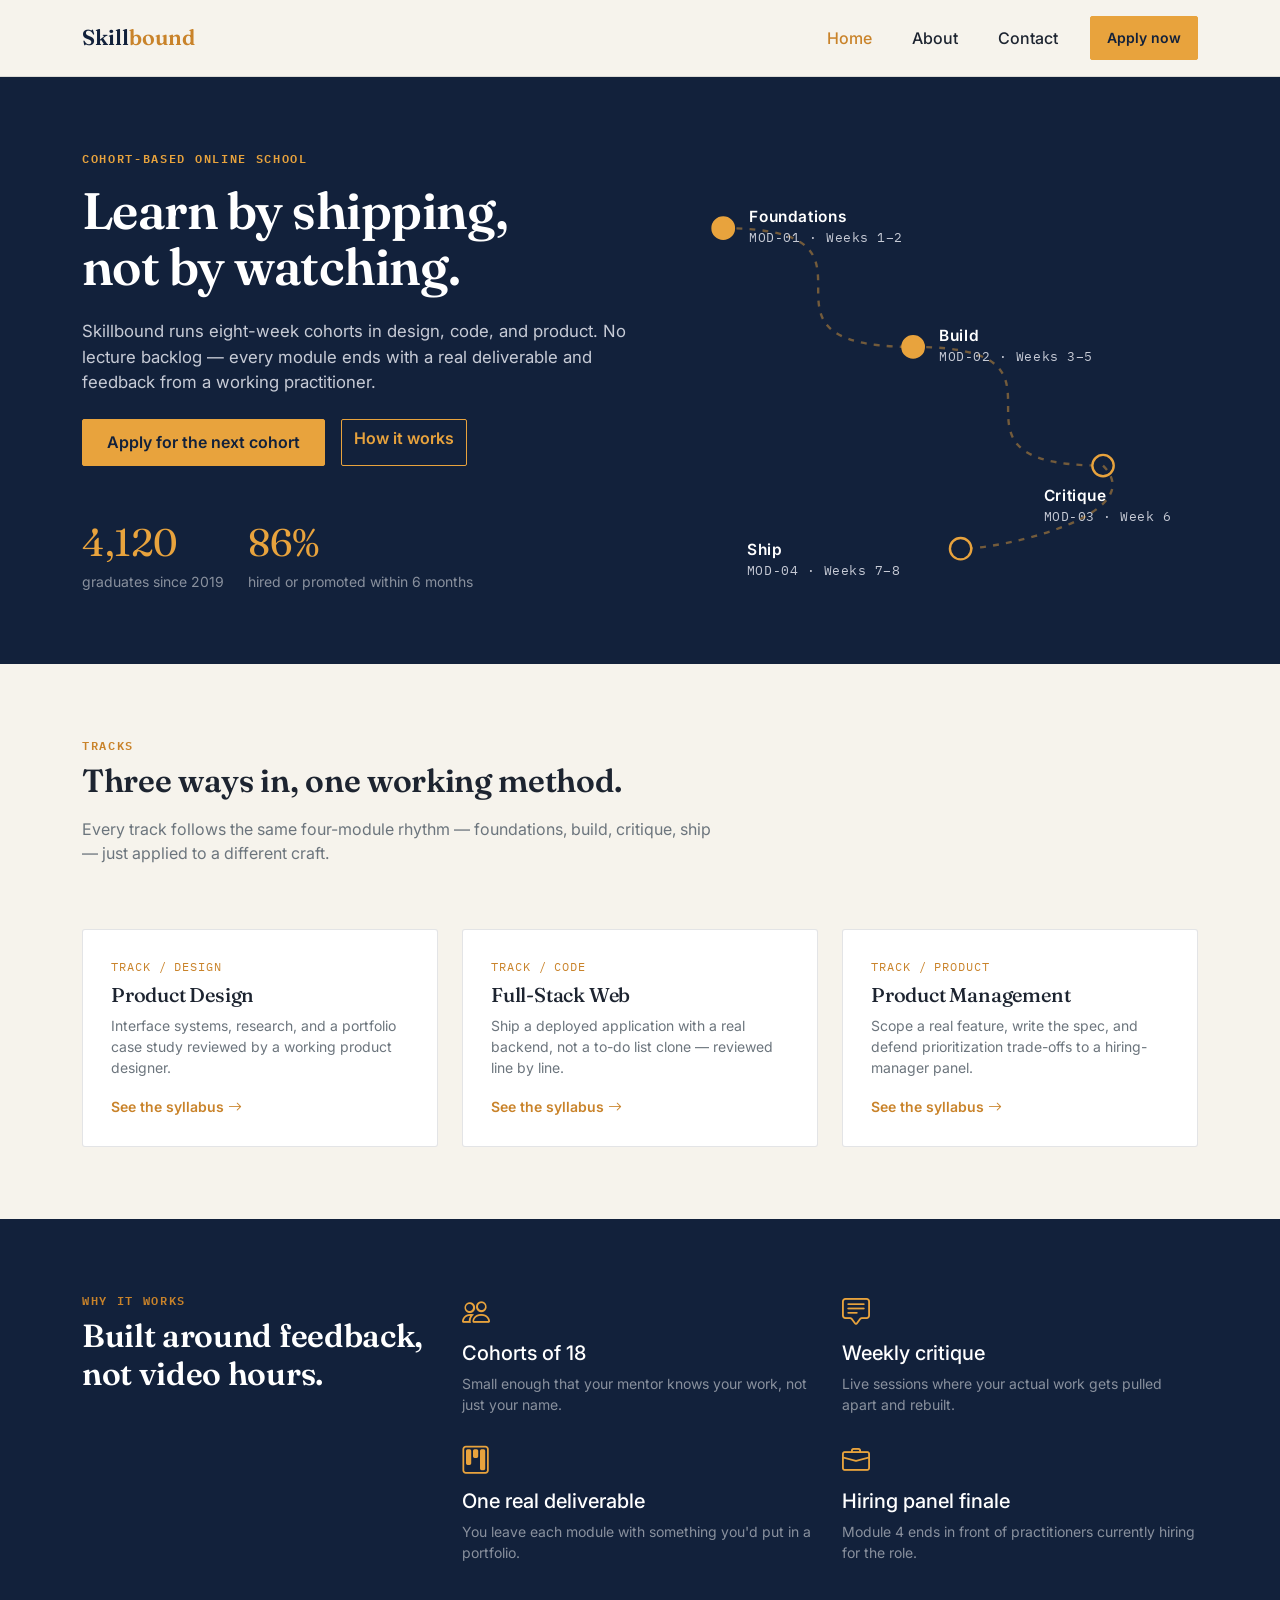
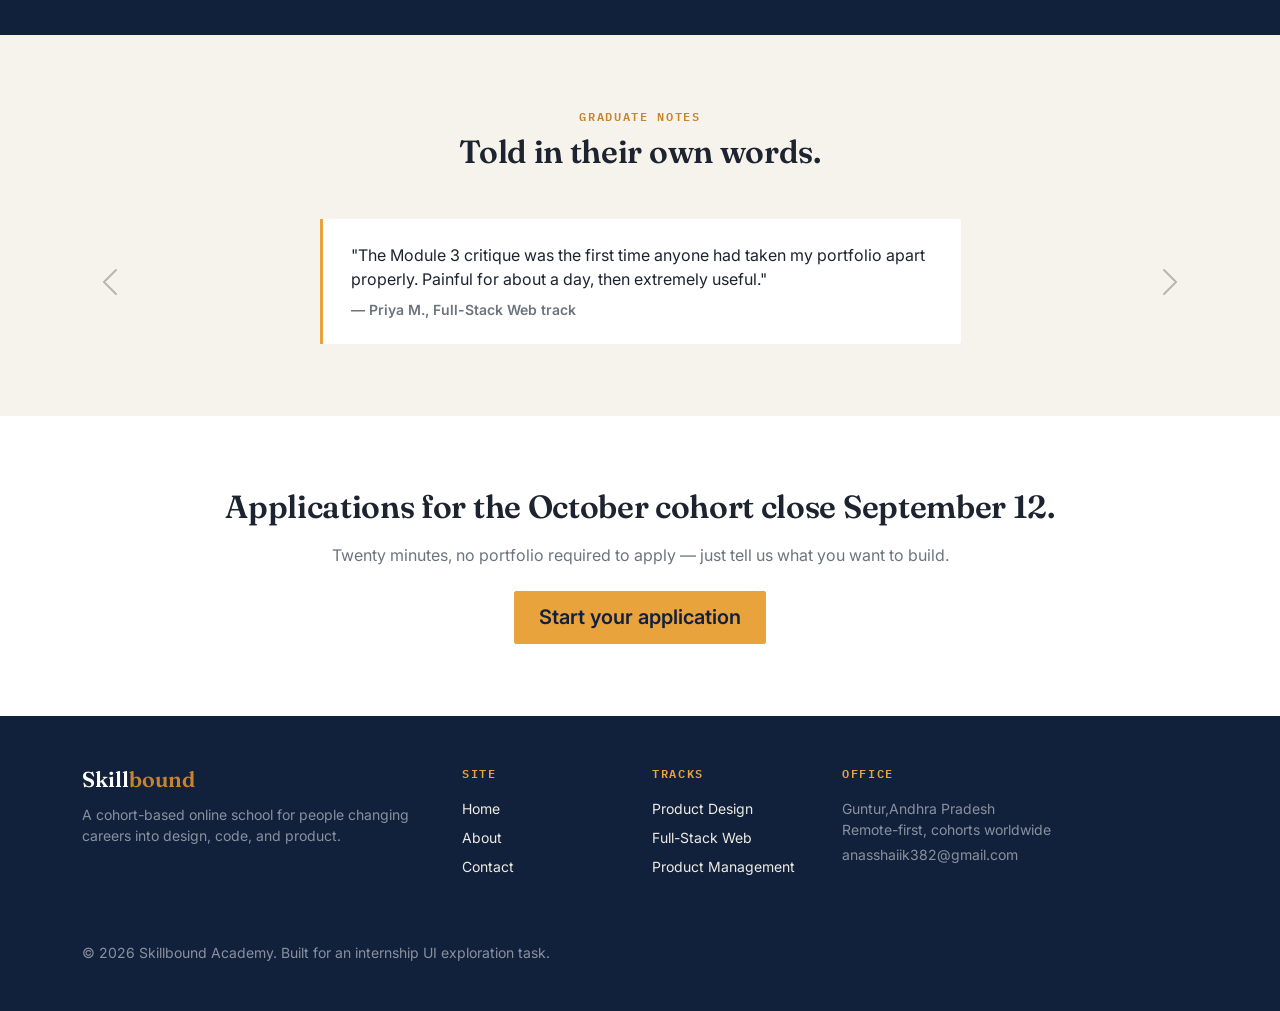
<file: index.html>
<!DOCTYPE html>
<html lang="en">
<head>
<meta charset="UTF-8">
<meta name="viewport" content="width=device-width, initial-scale=1.0">
<title>Skillbound Academy — Learn by shipping, not by watching</title>
<meta name="description" content="Skillbound Academy is a cohort-based online school where career switchers learn design, code, and product by building real work with weekly feedback.">

<!-- Bootstrap 5 CSS (CDN) -->
<link href="https://cdn.jsdelivr.net/npm/bootstrap@5.3.3/dist/css/bootstrap.min.css" rel="stylesheet">
<!-- Bootstrap Icons -->
<link rel="stylesheet" href="https://cdn.jsdelivr.net/npm/bootstrap-icons@1.11.3/font/bootstrap-icons.css">
<!-- Fonts -->
<link rel="preconnect" href="https://fonts.googleapis.com">
<link href="https://fonts.googleapis.com/css2?family=Fraunces:opsz,wght@9..144,500;9..144,600;9..144,700&family=Inter:wght@400;500;600;700&family=IBM+Plex+Mono:wght@500&display=swap" rel="stylesheet">
<!-- Custom -->
<link rel="stylesheet" href="style.css">
</head>
<body>

<!-- ===== Navbar ===== -->
<nav class="navbar navbar-expand-lg navbar-skillbound sticky-top py-3">
  <div class="container">
    <a class="navbar-brand navbar-brand-mark" href="index.html">Skill<span>bound</span></a>
    <button class="navbar-toggler" type="button" data-bs-toggle="collapse" data-bs-target="#nlNav" aria-controls="nlNav" aria-expanded="false" aria-label="Toggle navigation">
      <span class="navbar-toggler-icon"></span>
    </button>
    <div class="collapse navbar-collapse" id="nlNav">
      <ul class="navbar-nav ms-auto align-items-lg-center gap-lg-2">
        <li class="nav-item"><a class="nav-link active" href="index.html">Home</a></li>
        <li class="nav-item"><a class="nav-link" href="about.html">About</a></li>
        <li class="nav-item"><a class="nav-link" href="contact.html">Contact</a></li>
        <li class="nav-item mt-2 mt-lg-0 ms-lg-2">
          <a href="contact.html" class="btn btn-amber btn-sm px-3">Apply now</a>
        </li>
      </ul>
    </div>
  </div>
</nav>

<!-- ===== Hero ===== -->
<header class="hero-section py-5">
  <div class="container py-4">
    <div class="row align-items-center gy-5">
      <div class="col-lg-6">
        <div class="eyebrow mb-3">Cohort-based online school</div>
        <h1 class="hero-headline mb-4">Learn by shipping,<br>not by watching.</h1>
        <p class="hero-sub mb-4">Skillbound runs eight-week cohorts in design, code, and product. No lecture backlog — every module ends with a real deliverable and feedback from a working practitioner.</p>
        <div class="d-flex flex-wrap gap-3">
          <a href="contact.html" class="btn btn-amber">Apply for the next cohort</a>
          <a href="about.html" class="btn btn-outline-light-amber">How it works</a>
        </div>
        <div class="d-flex align-items-center gap-4 mt-5 flex-wrap">
          <div><span class="stat-number">4,120</span><div class="small text-white-50">graduates since 2019</div></div>
          <div><span class="stat-number">86%</span><div class="small text-white-50">hired or promoted within 6 months</div></div>
        </div>
      </div>
      <div class="col-lg-6 hero-path">
        <!-- Signature element: the learning path -->
        <svg viewBox="0 0 460 360" width="100%" role="img" aria-label="Four-step learning path: Foundations, Build, Critique, Ship">
          <path class="path-line" d="M 60 60 C 220 60, 60 160, 220 160 C 380 160, 220 260, 380 260" />
          <circle class="path-node done" cx="60" cy="60" r="9" />
          <text class="path-label title" x="82" y="55">Foundations</text>
          <text class="path-label" x="82" y="72">MOD-01 · Weeks 1–2</text>

          <circle class="path-node done" cx="220" cy="160" r="9" />
          <text class="path-label title" x="242" y="155">Build</text>
          <text class="path-label" x="242" y="172">MOD-02 · Weeks 3–5</text>

          <circle class="path-node" cx="380" cy="260" r="9" />
          <text class="path-label title" x="330" y="290">Critique</text>
          <text class="path-label" x="330" y="307">MOD-03 · Week 6</text>

          <path class="path-line" d="M 380 260 C 420 300, 300 330, 260 330" />
          <circle class="path-node" cx="260" cy="330" r="9" />
          <text class="path-label title" x="80" y="335">Ship</text>
          <text class="path-label" x="80" y="352">MOD-04 · Weeks 7–8</text>
        </svg>
      </div>
    </div>
  </div>
</header>

<!-- ===== Tracks / Modules ===== -->
<section class="section-parchment py-5">
  <div class="container py-4">
    <div class="row mb-5">
      <div class="col-lg-7">
        <div class="eyebrow mb-2">Tracks</div>
        <h2 class="display-serif mb-3">Three ways in, one working method.</h2>
        <p class="text-secondary">Every track follows the same four-module rhythm — foundations, build, critique, ship — just applied to a different craft.</p>
      </div>
    </div>
    <div class="row g-4">
      <div class="col-md-4">
        <div class="module-card">
          <div class="module-tag mb-2">TRACK / DESIGN</div>
          <h4 class="h5 mb-2">Product Design</h4>
          <p class="text-secondary small mb-3">Interface systems, research, and a portfolio case study reviewed by a working product designer.</p>
          <a href="about.html" class="link-amber small fw-semibold">See the syllabus <i class="bi bi-arrow-right"></i></a>
        </div>
      </div>
      <div class="col-md-4">
        <div class="module-card">
          <div class="module-tag mb-2">TRACK / CODE</div>
          <h4 class="h5 mb-2">Full-Stack Web</h4>
          <p class="text-secondary small mb-3">Ship a deployed application with a real backend, not a to-do list clone — reviewed line by line.</p>
          <a href="about.html" class="link-amber small fw-semibold">See the syllabus <i class="bi bi-arrow-right"></i></a>
        </div>
      </div>
      <div class="col-md-4">
        <div class="module-card">
          <div class="module-tag mb-2">TRACK / PRODUCT</div>
          <h4 class="h5 mb-2">Product Management</h4>
          <p class="text-secondary small mb-3">Scope a real feature, write the spec, and defend prioritization trade-offs to a hiring-manager panel.</p>
          <a href="about.html" class="link-amber small fw-semibold">See the syllabus <i class="bi bi-arrow-right"></i></a>
        </div>
      </div>
    </div>
  </div>
</section>

<!-- ===== Why Skillbound ===== -->
<section class="section-navy py-5">
  <div class="container py-4">
    <div class="row gy-4">
      <div class="col-lg-4">
        <div class="eyebrow mb-2">Why it works</div>
        <h2 class="display-serif mb-3" style="color:#fff;">Built around feedback, not video hours.</h2>
      </div>
      <div class="col-lg-8">
        <div class="row g-4">
          <div class="col-sm-6">
            <i class="bi bi-people fs-3" style="color: var(--nl-amber);"></i>
            <h5 class="mt-2" style="color:#fff;">Cohorts of 18</h5>
            <p class="text-white-50 small mb-0">Small enough that your mentor knows your work, not just your name.</p>
          </div>
          <div class="col-sm-6">
            <i class="bi bi-chat-square-text fs-3" style="color: var(--nl-amber);"></i>
            <h5 class="mt-2" style="color:#fff;">Weekly critique</h5>
            <p class="text-white-50 small mb-0">Live sessions where your actual work gets pulled apart and rebuilt.</p>
          </div>
          <div class="col-sm-6">
            <i class="bi bi-kanban fs-3" style="color: var(--nl-amber);"></i>
            <h5 class="mt-2" style="color:#fff;">One real deliverable</h5>
            <p class="text-white-50 small mb-0">You leave each module with something you'd put in a portfolio.</p>
          </div>
          <div class="col-sm-6">
            <i class="bi bi-briefcase fs-3" style="color: var(--nl-amber);"></i>
            <h5 class="mt-2" style="color:#fff;">Hiring panel finale</h5>
            <p class="text-white-50 small mb-0">Module 4 ends in front of practitioners currently hiring for the role.</p>
          </div>
        </div>
      </div>
    </div>
  </div>
</section>

<!-- ===== Testimonials ===== -->
<section class="section-parchment py-5">
  <div class="container py-4">
    <div class="eyebrow mb-2 text-center">Graduate notes</div>
    <h2 class="display-serif text-center mb-5">Told in their own words.</h2>
    <div id="nlCarousel" class="carousel slide" data-bs-ride="carousel">
      <div class="carousel-inner">
        <div class="carousel-item active">
          <div class="row justify-content-center">
            <div class="col-lg-7">
              <div class="quote-card">
                <p class="mb-2">"The Module 3 critique was the first time anyone had taken my portfolio apart properly. Painful for about a day, then extremely useful."</p>
                <div class="small text-secondary fw-semibold">— Priya M., Full-Stack Web track</div>
              </div>
            </div>
          </div>
        </div>
        <div class="carousel-item">
          <div class="row justify-content-center">
            <div class="col-lg-7">
              <div class="quote-card">
                <p class="mb-2">"I'd taken three other design courses before this one. Skillbound was the only one where I actually shipped something a stranger could use."</p>
                <div class="small text-secondary fw-semibold">— Daniel O., Product Design track</div>
              </div>
            </div>
          </div>
        </div>
        <div class="carousel-item">
          <div class="row justify-content-center">
            <div class="col-lg-7">
              <div class="quote-card">
                <p class="mb-2">"The hiring panel in week 8 was more useful than any mock interview I'd done. Two of the panelists later referred me internally."</p>
                <div class="small text-secondary fw-semibold">— Aditi R., Product Management track</div>
              </div>
            </div>
          </div>
        </div>
      </div>
      <button class="carousel-control-prev" type="button" data-bs-target="#nlCarousel" data-bs-slide="prev" style="filter:invert(1) grayscale(1) opacity(0.5); width:5%;">
        <span class="carousel-control-prev-icon"></span>
      </button>
      <button class="carousel-control-next" type="button" data-bs-target="#nlCarousel" data-bs-slide="next" style="filter:invert(1) grayscale(1) opacity(0.5); width:5%;">
        <span class="carousel-control-next-icon"></span>
      </button>
    </div>
  </div>
</section>

<!-- ===== CTA ===== -->
<section class="py-5" style="background-color:#fff;">
  <div class="container py-4 text-center">
    <h2 class="display-serif mb-3">Applications for the October cohort close September 12.</h2>
    <p class="text-secondary mb-4">Twenty minutes, no portfolio required to apply — just tell us what you want to build.</p>
    <a href="contact.html" class="btn btn-amber btn-lg px-4">Start your application</a>
  </div>
</section>

<!-- ===== Footer ===== -->
<footer class="site-footer py-5">
  <div class="container">
    <div class="row gy-4">
      <div class="col-lg-4">
        <div class="navbar-brand-mark mb-2" style="color:#fff;">Skill<span>bound</span></div>
        <p class="small text-white-50">A cohort-based online school for people changing careers into design, code, and product.</p>
      </div>
      <div class="col-6 col-lg-2">
        <div class="eyebrow mb-3">Site</div>
        <ul class="list-unstyled small">
          <li class="mb-2"><a href="index.html">Home</a></li>
          <li class="mb-2"><a href="about.html">About</a></li>
          <li class="mb-2"><a href="contact.html">Contact</a></li>
        </ul>
      </div>
      <div class="col-6 col-lg-2">
        <div class="eyebrow mb-3">Tracks</div>
        <ul class="list-unstyled small">
          <li class="mb-2"><a href="about.html">Product Design</a></li>
          <li class="mb-2"><a href="about.html">Full-Stack Web</a></li>
          <li class="mb-2"><a href="about.html">Product Management</a></li>
        </ul>
      </div>
      <div class="col-lg-4">
        <div class="eyebrow mb-3">Office</div>
        <p class="small text-white-50 mb-1">Guntur,Andhra Pradesh<br>Remote-first, cohorts worldwide</p>
        <p class="small text-white-50">anasshaiik382@gmail.com</p>
      </div>
    </div>
    <hr class="section-divider my-4" style="opacity:0.15;">
    <p class="small text-white-50 mb-0">© 2026 Skillbound Academy. Built for an internship UI exploration task.</p>
  </div>
</footer>

<script src="https://cdn.jsdelivr.net/npm/bootstrap@5.3.3/dist/js/bootstrap.bundle.min.js"></script>
<script src="script.js"></script>
</body>
</html>
</file>
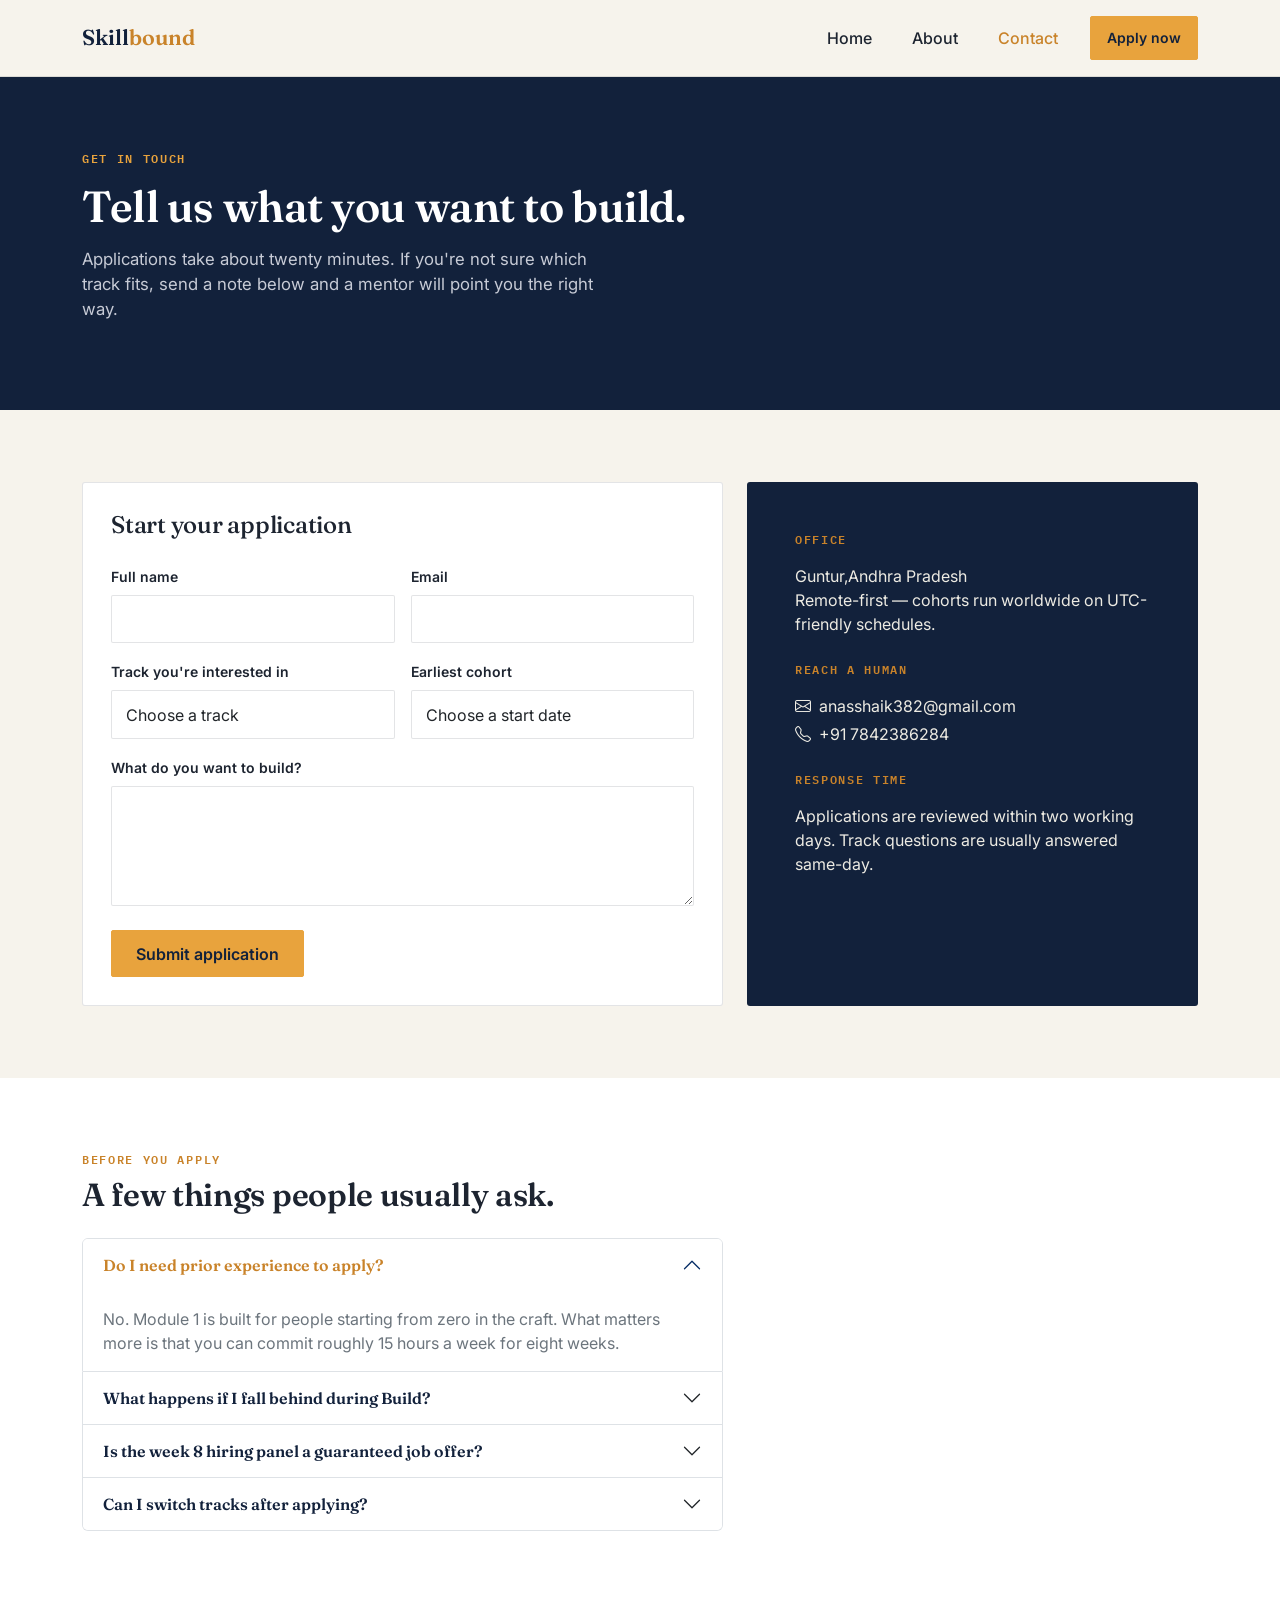
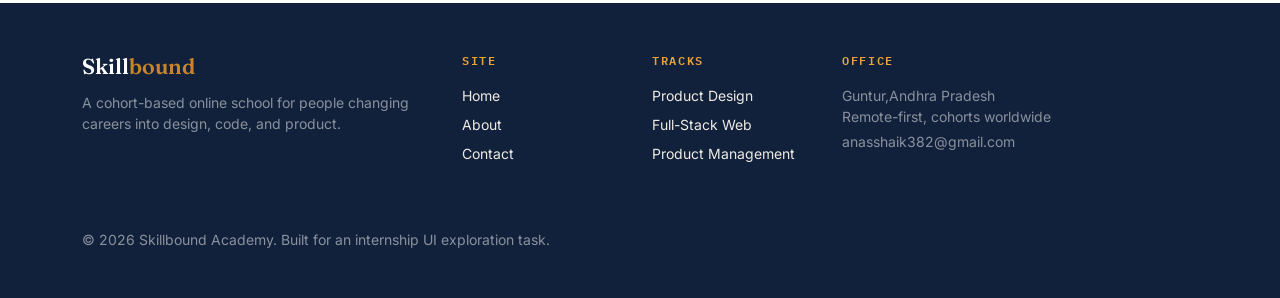
<file: contact.html>
<!DOCTYPE html>
<html lang="en">
<head>
<meta charset="UTF-8">
<meta name="viewport" content="width=device-width, initial-scale=1.0">
<title>Contact — Skillbound Academy</title>
<meta name="description" content="Start your Skillbound Academy application or ask a question about tracks, schedule, and cost.">

<link href="https://cdn.jsdelivr.net/npm/bootstrap@5.3.3/dist/css/bootstrap.min.css" rel="stylesheet">
<link rel="stylesheet" href="https://cdn.jsdelivr.net/npm/bootstrap-icons@1.11.3/font/bootstrap-icons.css">
<link rel="preconnect" href="https://fonts.googleapis.com">
<link href="https://fonts.googleapis.com/css2?family=Fraunces:opsz,wght@9..144,500;9..144,600;9..144,700&family=Inter:wght@400;500;600;700&family=IBM+Plex+Mono:wght@500&display=swap" rel="stylesheet">
<link rel="stylesheet" href="style.css">
</head>
<body>

<!-- ===== Navbar ===== -->
<nav class="navbar navbar-expand-lg navbar-skillbound sticky-top py-3">
  <div class="container">
    <a class="navbar-brand navbar-brand-mark" href="index.html">Skill<span>bound</span></a>
    <button class="navbar-toggler" type="button" data-bs-toggle="collapse" data-bs-target="#nlNav" aria-controls="nlNav" aria-expanded="false" aria-label="Toggle navigation">
      <span class="navbar-toggler-icon"></span>
    </button>
    <div class="collapse navbar-collapse" id="nlNav">
      <ul class="navbar-nav ms-auto align-items-lg-center gap-lg-2">
        <li class="nav-item"><a class="nav-link" href="index.html">Home</a></li>
        <li class="nav-item"><a class="nav-link" href="about.html">About</a></li>
        <li class="nav-item"><a class="nav-link active" href="contact.html">Contact</a></li>
        <li class="nav-item mt-2 mt-lg-0 ms-lg-2">
          <a href="contact.html" class="btn btn-amber btn-sm px-3">Apply now</a>
        </li>
      </ul>
    </div>
  </div>
</nav>

<!-- ===== Page header ===== -->
<header class="hero-section py-5">
  <div class="container py-4">
    <div class="eyebrow mb-3">Get in touch</div>
    <h1 class="hero-headline mb-3" style="font-size:clamp(2rem,3.4vw,2.8rem);">Tell us what you want to build.</h1>
    <p class="hero-sub">Applications take about twenty minutes. If you're not sure which track fits, send a note below and a mentor will point you the right way.</p>
  </div>
</header>

<!-- ===== Form + info ===== -->
<section class="section-parchment py-5">
  <div class="container py-4">
    <div class="row g-4">

      <!-- Form -->
      <div class="col-lg-7">
        <div class="module-card">
          <h3 class="h4 mb-4">Start your application</h3>
          <form id="nlContactForm" novalidate>
            <div class="row g-3">
              <div class="col-md-6">
                <label for="fullName" class="form-label small fw-semibold">Full name</label>
                <input type="text" class="form-control form-control-skillbound" id="fullName" required>
                <div class="invalid-feedback">Please enter your name.</div>
              </div>
              <div class="col-md-6">
                <label for="email" class="form-label small fw-semibold">Email</label>
                <input type="email" class="form-control form-control-skillbound" id="email" required>
                <div class="invalid-feedback">Please enter a valid email.</div>
              </div>
              <div class="col-md-6">
                <label for="track" class="form-label small fw-semibold">Track you're interested in</label>
                <select class="form-select form-control-skillbound" id="track" required>
                  <option value="" selected disabled>Choose a track</option>
                  <option>Product Design</option>
                  <option>Full-Stack Web</option>
                  <option>Product Management</option>
                  <option>Not sure yet</option>
                </select>
                <div class="invalid-feedback">Please choose a track.</div>
              </div>
              <div class="col-md-6">
                <label for="cohort" class="form-label small fw-semibold">Earliest cohort</label>
                <select class="form-select form-control-skillbound" id="cohort" required>
                  <option value="" selected disabled>Choose a start date</option>
                  <option>October 2026</option>
                  <option>January 2027</option>
                  <option>April 2027</option>
                </select>
                <div class="invalid-feedback">Please choose a cohort.</div>
              </div>
              <div class="col-12">
                <label for="message" class="form-label small fw-semibold">What do you want to build?</label>
                <textarea class="form-control form-control-skillbound" id="message" rows="4" required></textarea>
                <div class="invalid-feedback">Tell us a little about what you want to build.</div>
              </div>
            </div>
            <button type="submit" class="btn btn-amber mt-4">Submit application</button>
            <div id="nlFormSuccess" class="alert alert-success mt-3 d-none" role="alert">
              Thanks — your application was received. A mentor will reply within two working days.
            </div>
          </form>
        </div>
      </div>

      <!-- Info panel -->
      <div class="col-lg-5">
        <div class="contact-panel p-4 p-lg-5 h-100">
          <div class="eyebrow mb-3">Office</div>
          <p class="mb-4">Guntur,Andhra Pradesh<br>Remote-first — cohorts run worldwide on UTC-friendly schedules.</p>

          <div class="eyebrow mb-3">Reach a human</div>
          <p class="mb-1"><i class="bi bi-envelope me-2"></i>anasshaik382@gmail.com</p>
          <p class="mb-4"><i class="bi bi-telephone me-2"></i>+91 7842386284</p>

          <div class="eyebrow mb-3">Response time</div>
          <p class="mb-0">Applications are reviewed within two working days. Track questions are usually answered same-day.</p>
        </div>
      </div>
    </div>
  </div>
</section>

<!-- ===== FAQ ===== -->
<section class="py-5" style="background-color:#fff;">
  <div class="container py-4">
    <div class="row">
      <div class="col-lg-7">
        <div class="eyebrow mb-2">Before you apply</div>
        <h2 class="display-serif mb-4">A few things people usually ask.</h2>
        <div class="accordion accordion-skillbound" id="nlFaq">
          <div class="accordion-item">
            <h2 class="accordion-header">
              <button class="accordion-button" type="button" data-bs-toggle="collapse" data-bs-target="#faq1">
                Do I need prior experience to apply?
              </button>
            </h2>
            <div id="faq1" class="accordion-collapse collapse show" data-bs-parent="#nlFaq">
              <div class="accordion-body text-secondary">No. Module 1 is built for people starting from zero in the craft. What matters more is that you can commit roughly 15 hours a week for eight weeks.</div>
            </div>
          </div>
          <div class="accordion-item">
            <h2 class="accordion-header">
              <button class="accordion-button collapsed" type="button" data-bs-toggle="collapse" data-bs-target="#faq2">
                What happens if I fall behind during Build?
              </button>
            </h2>
            <div id="faq2" class="accordion-collapse collapse" data-bs-parent="#nlFaq">
              <div class="accordion-body text-secondary">Your mentor flags it at the weekly check-in and helps you cut scope so you still have something real by the Module 3 critique — the deadline itself doesn't move.</div>
            </div>
          </div>
          <div class="accordion-item">
            <h2 class="accordion-header">
              <button class="accordion-button collapsed" type="button" data-bs-toggle="collapse" data-bs-target="#faq3">
                Is the week 8 hiring panel a guaranteed job offer?
              </button>
            </h2>
            <div id="faq3" class="accordion-collapse collapse" data-bs-parent="#nlFaq">
              <div class="accordion-body text-secondary">No — it's a real critique from people currently hiring for the role, and it's often where referrals start. 86% of graduates are hired or promoted within six months of finishing.</div>
            </div>
          </div>
          <div class="accordion-item">
            <h2 class="accordion-header">
              <button class="accordion-button collapsed" type="button" data-bs-toggle="collapse" data-bs-target="#faq4">
                Can I switch tracks after applying?
              </button>
            </h2>
            <div id="faq4" class="accordion-collapse collapse" data-bs-parent="#nlFaq">
              <div class="accordion-body text-secondary">Yes, up until the cohort starts. After Module 1 begins, tracks are locked for the rest of the cohort.</div>
            </div>
          </div>
        </div>
      </div>
    </div>
  </div>
</section>

<!-- ===== Footer ===== -->
<footer class="site-footer py-5">
  <div class="container">
    <div class="row gy-4">
      <div class="col-lg-4">
        <div class="navbar-brand-mark mb-2" style="color:#fff;">Skill<span>bound</span></div>
        <p class="small text-white-50">A cohort-based online school for people changing careers into design, code, and product.</p>
      </div>
      <div class="col-6 col-lg-2">
        <div class="eyebrow mb-3">Site</div>
        <ul class="list-unstyled small">
          <li class="mb-2"><a href="index.html">Home</a></li>
          <li class="mb-2"><a href="about.html">About</a></li>
          <li class="mb-2"><a href="contact.html">Contact</a></li>
        </ul>
      </div>
      <div class="col-6 col-lg-2">
        <div class="eyebrow mb-3">Tracks</div>
        <ul class="list-unstyled small">
          <li class="mb-2"><a href="about.html">Product Design</a></li>
          <li class="mb-2"><a href="about.html">Full-Stack Web</a></li>
          <li class="mb-2"><a href="about.html">Product Management</a></li>
        </ul>
      </div>
      <div class="col-lg-4">
        <div class="eyebrow mb-3">Office</div>
        <p class="small text-white-50 mb-1">Guntur,Andhra Pradesh<br>Remote-first, cohorts worldwide</p>
        <p class="small text-white-50">anasshaik382@gmail.com</p>
      </div>
    </div>
    <hr class="section-divider my-4" style="opacity:0.15;">
    <p class="small text-white-50 mb-0">© 2026 Skillbound Academy. Built for an internship UI exploration task.</p>
  </div>
</footer>

<script src="https://cdn.jsdelivr.net/npm/bootstrap@5.3.3/dist/js/bootstrap.bundle.min.js"></script>
<script src="script.js"></script>
</body>
</html>
</file>
<file: style.css>
/* =========================================================
   Skillbound Academy — design tokens & overrides on Bootstrap 5
   ========================================================= */

:root {
  --nl-navy: #12213B;
  --nl-navy-soft: #1B2F52;
  --nl-parchment: #F6F3EC;
  --nl-amber: #E8A33D;
  --nl-amber-dark: #C9832A;
  --nl-slate: #55677D;
  --nl-ink: #1D2430;
  --nl-line: rgba(29, 36, 48, 0.12);

  --font-display: "Fraunces", "Georgia", serif;
  --font-body: "Inter", -apple-system, BlinkMacSystemFont, sans-serif;
  --font-mono: "IBM Plex Mono", ui-monospace, monospace;
}

html { scroll-behavior: smooth; }

body {
  font-family: var(--font-body);
  color: var(--nl-ink);
  background-color: var(--nl-parchment);
}

h1, h2, h3, h4, .display-serif {
  font-family: var(--font-display);
  font-weight: 600;
  letter-spacing: -0.01em;
}

.eyebrow {
  font-family: var(--font-mono);
  font-size: 0.75rem;
  letter-spacing: 0.14em;
  text-transform: uppercase;
  color: var(--nl-amber-dark);
  font-weight: 600;
}

a { color: var(--nl-navy); }
a.link-amber { color: var(--nl-amber-dark); text-decoration: none; }
a.link-amber:hover { color: var(--nl-navy); }

/* ---------- Buttons ---------- */
.btn-amber {
  background-color: var(--nl-amber);
  border-color: var(--nl-amber);
  color: var(--nl-navy);
  font-weight: 600;
  padding: 0.65rem 1.5rem;
  border-radius: 2px;
}
.btn-amber:hover {
  background-color: var(--nl-amber-dark);
  border-color: var(--nl-amber-dark);
  color: #fff;
}
.btn-outline-navy {
  border: 1.5px solid var(--nl-navy);
  color: var(--nl-navy);
  font-weight: 600;
  padding: 0.6rem 1.45rem;
  border-radius: 2px;
  background: transparent;
}
.btn-outline-navy:hover {
  background-color: var(--nl-navy);
  color: #fff;
}
.btn-outline-light-amber {
  border: 1.5px solid var(--nl-amber);
  color: var(--nl-amber);
  font-weight: 600;
  border-radius: 2px;
  background: transparent;
}
.btn-outline-light-amber:hover {
  background-color: var(--nl-amber);
  color: var(--nl-navy);
}

/* ---------- Navbar ---------- */
.navbar-skillbound {
  background-color: var(--nl-parchment);
  border-bottom: 1px solid var(--nl-line);
}
.navbar-brand-mark {
  font-family: var(--font-display);
  font-weight: 600;
  font-size: 1.35rem;
  color: var(--nl-navy);
}
.navbar-brand-mark span { color: var(--nl-amber-dark); }
.navbar-skillbound .nav-link {
  font-weight: 500;
  color: var(--nl-ink);
  margin: 0 0.5rem;
}
.navbar-skillbound .nav-link.active,
.navbar-skillbound .nav-link:hover {
  color: var(--nl-amber-dark);
}

/* ---------- Hero / learning path ---------- */
.hero-section {
  background-color: var(--nl-navy);
  color: #EDEBE3;
  position: relative;
  overflow: hidden;
}
.hero-section .eyebrow { color: var(--nl-amber); }
.hero-headline {
  font-size: clamp(2.3rem, 4vw, 3.3rem);
  color: #fff;
  line-height: 1.1;
}
.hero-sub {
  color: #C7CBD6;
  font-size: 1.05rem;
  max-width: 34rem;
}

.path-node {
  fill: var(--nl-navy);
  stroke: var(--nl-amber);
  stroke-width: 2;
}
.path-node.done { fill: var(--nl-amber); stroke: var(--nl-amber); }
.path-line { stroke: rgba(232,163,61,0.45); stroke-width: 2; fill: none; stroke-dasharray: 5 6; }
.path-label {
  font-family: var(--font-mono);
  font-size: 11px;
  fill: #C7CBD6;
  letter-spacing: 0.04em;
}
.path-label.title { fill: #fff; font-family: var(--font-body); font-size: 13px; font-weight: 600; }

/* ---------- Sections ---------- */
.section-parchment { background-color: var(--nl-parchment); }
.section-navy { background-color: var(--nl-navy); color: #EDEBE3; }
.section-divider {
  height: 1px;
  background: var(--nl-line);
  border: none;
}

.module-card {
  background: #fff;
  border: 1px solid var(--nl-line);
  border-radius: 3px;
  padding: 1.75rem;
  height: 100%;
  transition: transform 0.15s ease, box-shadow 0.15s ease;
}
.module-card:hover {
  transform: translateY(-3px);
  box-shadow: 0 10px 24px rgba(18,33,59,0.08);
}
.module-tag {
  font-family: var(--font-mono);
  font-size: 0.72rem;
  color: var(--nl-amber-dark);
  letter-spacing: 0.08em;
}

.stat-number {
  font-family: var(--font-display);
  font-size: 2.4rem;
  color: var(--nl-amber);
}

.quote-card {
  background: #fff;
  border-left: 3px solid var(--nl-amber);
  padding: 1.5rem 1.75rem;
  border-radius: 0 3px 3px 0;
}

footer.site-footer {
  background-color: var(--nl-navy);
  color: #B9BFCB;
}
footer.site-footer a { color: #EDEBE3; text-decoration: none; }
footer.site-footer a:hover { color: var(--nl-amber); }
footer.site-footer .eyebrow { color: var(--nl-amber); }

/* ---------- About page timeline ---------- */
.timeline-rail {
  position: relative;
  padding-left: 2rem;
  border-left: 2px dashed var(--nl-line);
}
.timeline-item { position: relative; padding-bottom: 2.25rem; }
.timeline-item::before {
  content: "";
  position: absolute;
  left: -2.42rem;
  top: 0.2rem;
  width: 12px;
  height: 12px;
  border-radius: 50%;
  background: var(--nl-amber);
  border: 2px solid var(--nl-navy);
}

.avatar-ring {
  width: 78px;
  height: 78px;
  border-radius: 50%;
  border: 2px solid var(--nl-amber);
  padding: 3px;
}
.avatar-ring img { border-radius: 50%; width: 100%; height: 100%; object-fit: cover; }

/* ---------- Contact page ---------- */
.contact-panel {
  background: var(--nl-navy);
  color: #EDEBE3;
  border-radius: 3px;
}
.form-control-skillbound {
  background: #fff;
  border: 1px solid var(--nl-line);
  border-radius: 2px;
  padding: 0.7rem 0.9rem;
}
.form-control-skillbound:focus {
  border-color: var(--nl-amber);
  box-shadow: 0 0 0 0.2rem rgba(232,163,61,0.25);
}

.accordion-skillbound .accordion-button {
  font-weight: 600;
  color: var(--nl-navy);
  background: #fff;
}
.accordion-skillbound .accordion-button:not(.collapsed) {
  color: var(--nl-amber-dark);
  background: #fff;
  box-shadow: none;
}
.accordion-skillbound .accordion-button:focus { box-shadow: none; border-color: var(--nl-line); }

/* Visible keyboard focus everywhere */
a:focus-visible, button:focus-visible, .nav-link:focus-visible, input:focus-visible, textarea:focus-visible {
  outline: 2px solid var(--nl-amber);
  outline-offset: 2px;
}

@media (prefers-reduced-motion: reduce) {
  html { scroll-behavior: auto; }
  .module-card { transition: none; }
}

@media (max-width: 767.98px) {
  .hero-section .hero-path { margin-top: 2rem; }
}
</file>
